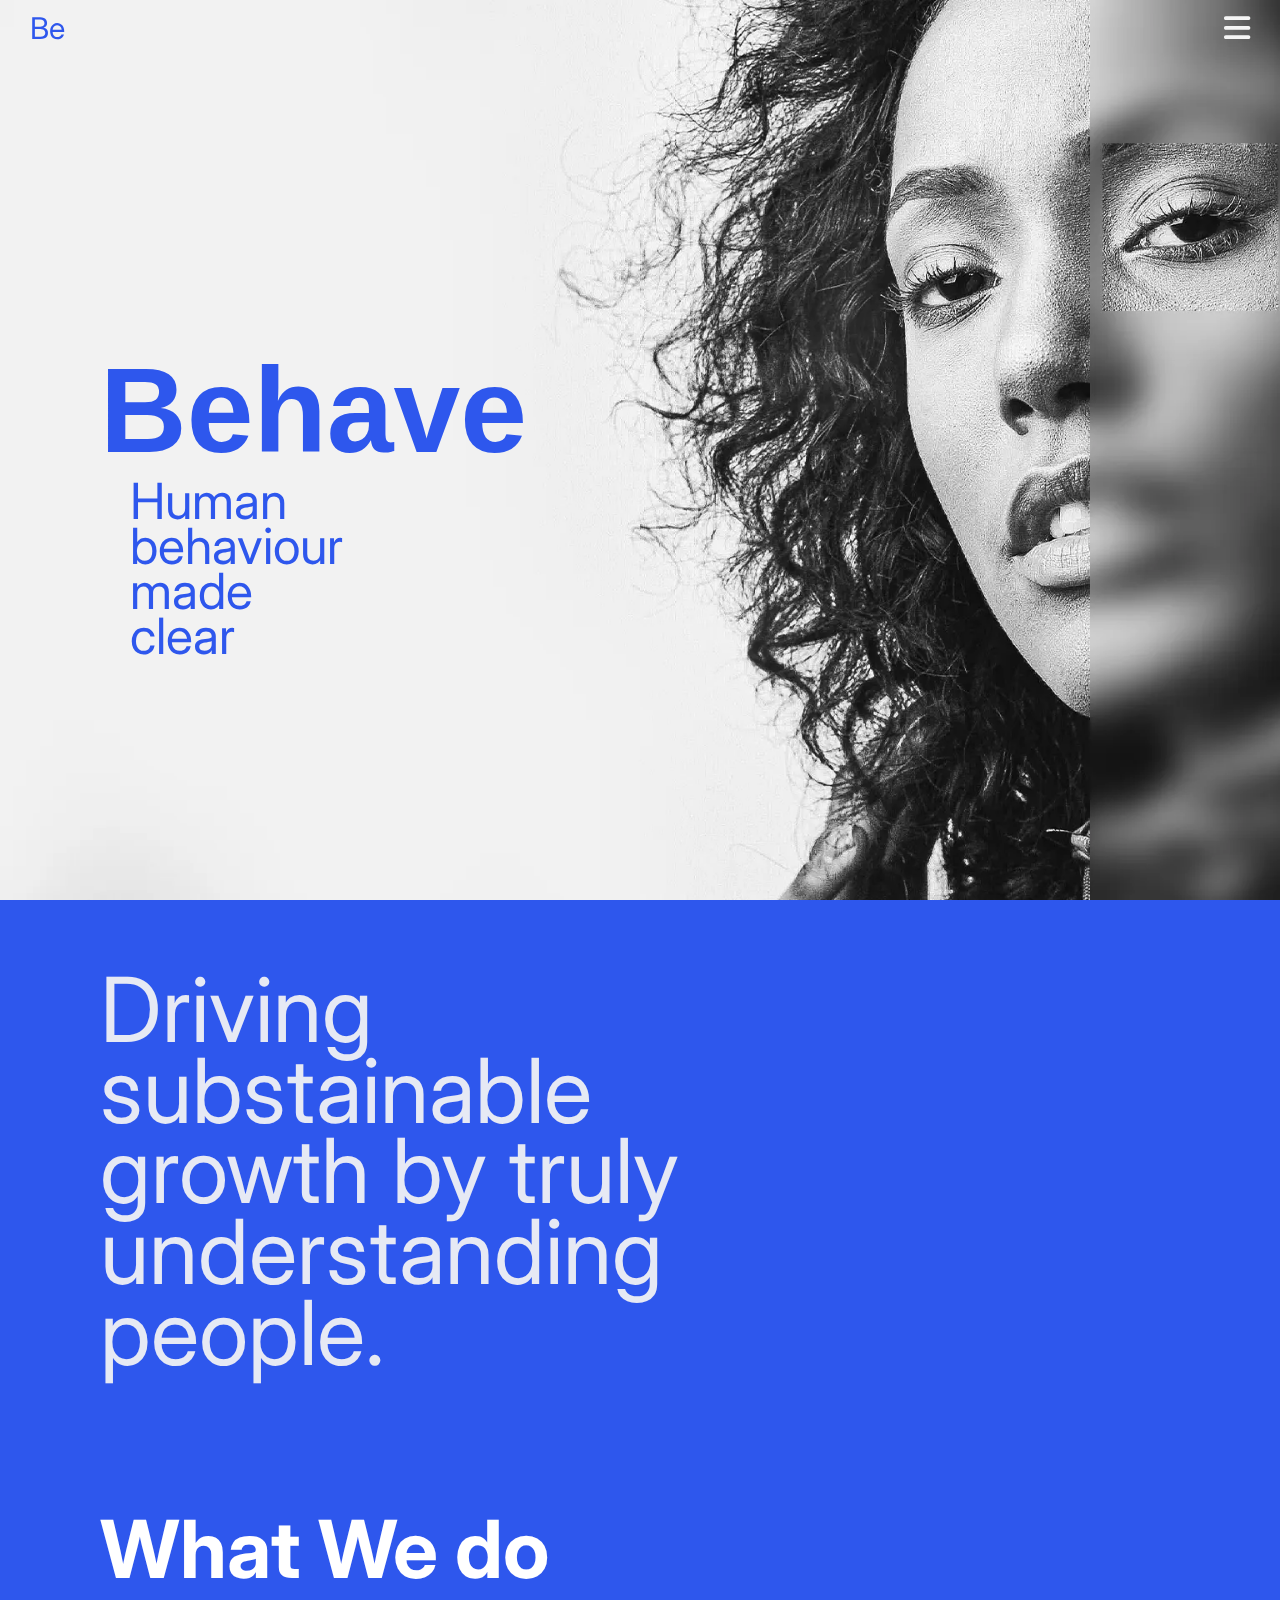
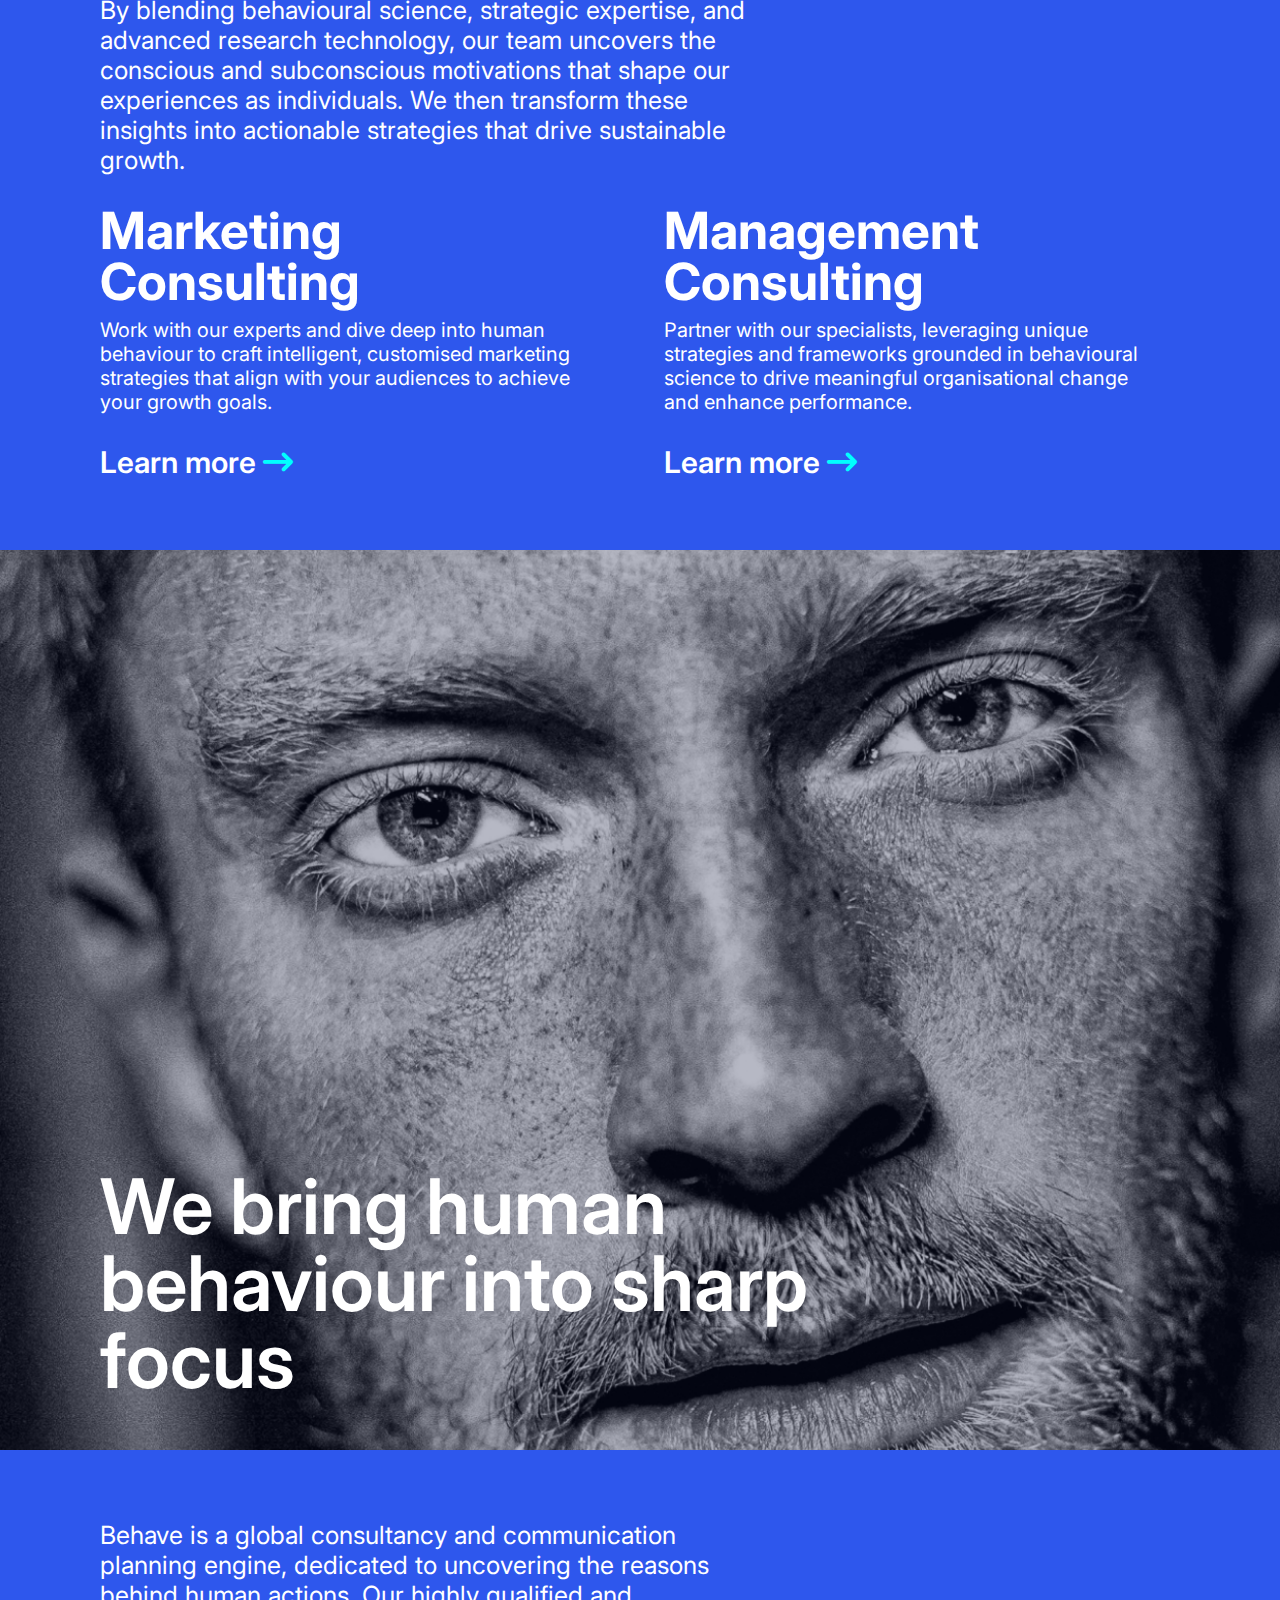
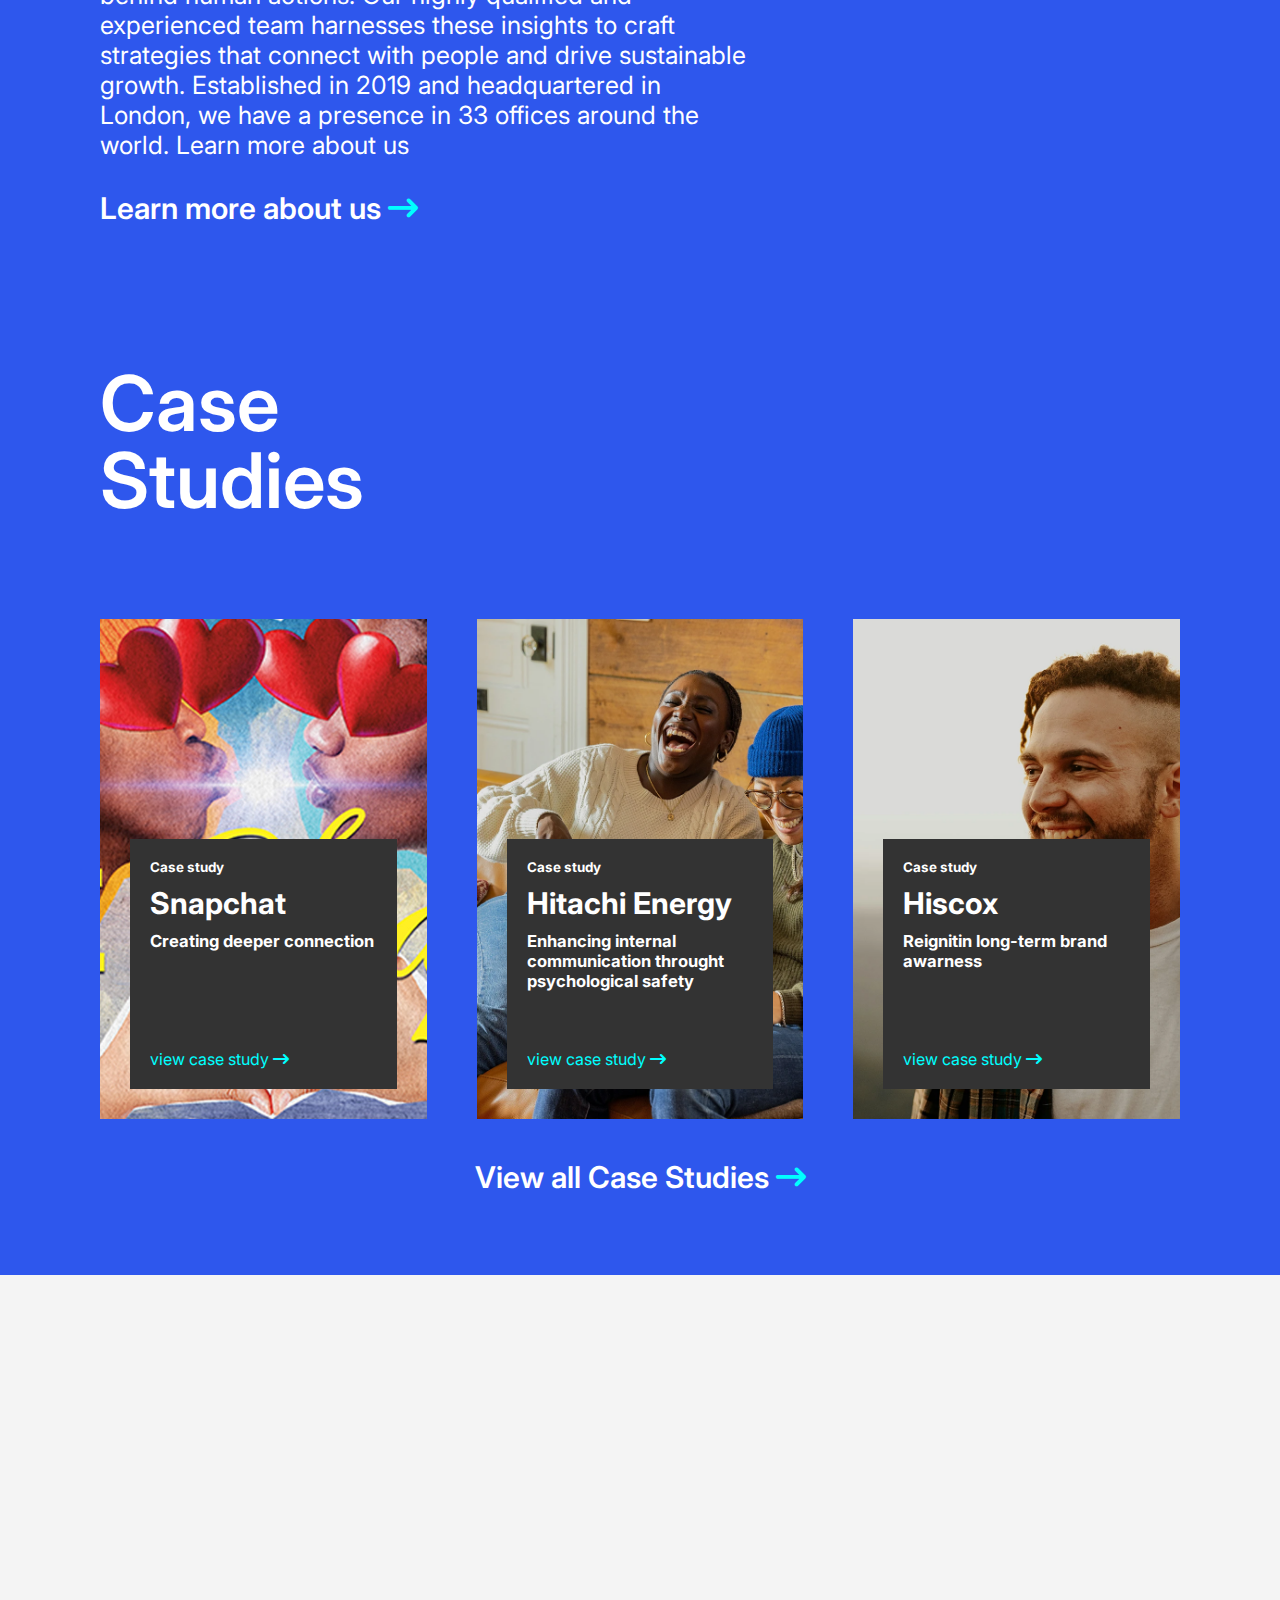
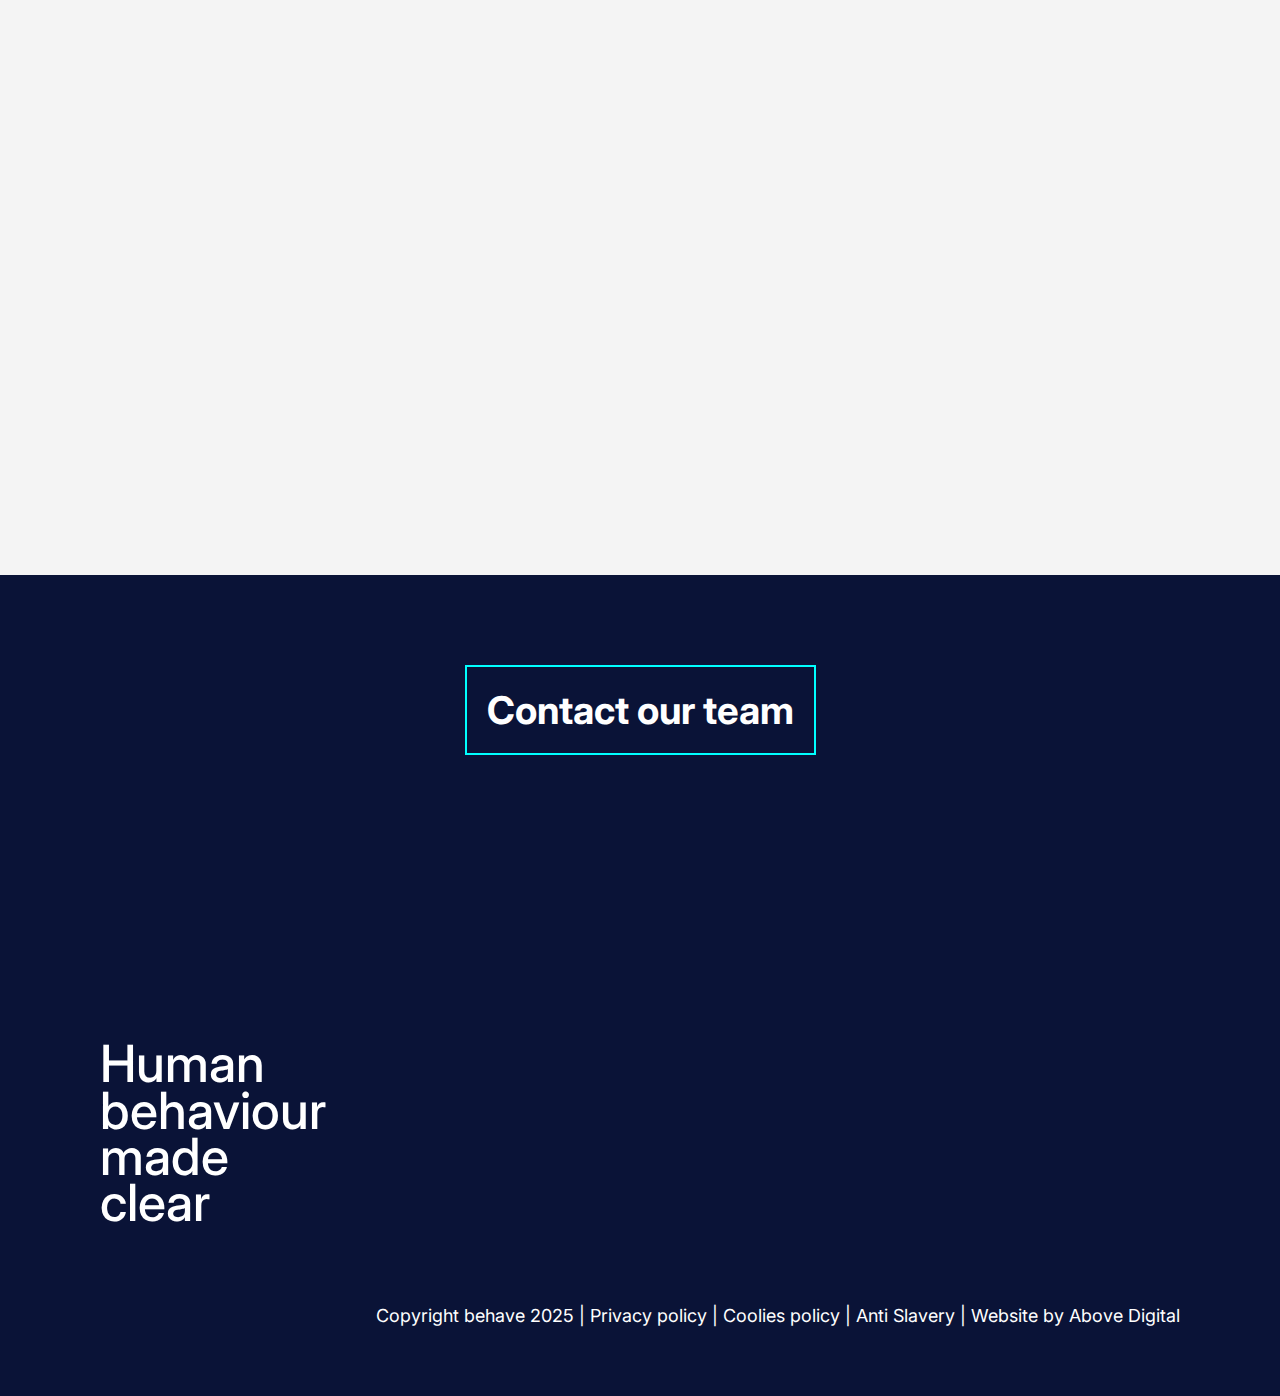
<file: index.html>
<!DOCTYPE html>
<html lang="en">

<head>
    <meta charset="UTF-8">
    <meta name="viewport" content="width=device-width, initial-scale=1.0">
    <title>Behave Clone</title>
    <!--font-awesome cdn  -->
    <link rel="stylesheet" href="https://cdnjs.cloudflare.com/ajax/libs/font-awesome/6.7.2/css/all.min.css" />
    <!-- style sheet -->
    <link rel="stylesheet" href="index.css">

</head>

<body>

    <!-- header  -->

    <header class="site-header">

        <!-- navigation -->
        <nav class="navigation">
            <!-- logo -->
            <div class="logo">
                <h2 class="small">
                    Be
                </h2>
            </div>

            <!-- hidden check box -->
             <input type="checkbox" id="menu-toggle">
             <label for="menu-toggle" class="menu-icon">
                <i class="fa-solid fa-bars"></i>
             </label>

            <!-- menu -->
            <ul class="nav-links">
                <li><a href="#">Home</a></li>
                <li><a href="#">About</a></li>
                <li><a href="#">Services</a></li>
                <li><a href="#">Contact</a></li>
            </ul>
            <!-- menu end -->
        </nav>
        <!-- navigation -->
    </header>
    <!-- header end -->

    <!-- main section -->
    <section>
        <div class="banner-section">
            <div class="main-container">
                <div class="container">
                    <h1 class="banner-logo-container-heading"> Behave </h1>

                    <div class="heading-wrapper">
                        <h1>
                            <span> Human</span>
                            <span> behaviour</span>
                            <span> made</span>
                            <span> clear</span>
                        </h1>
                    </div>
                </div>
            </div>
        </div>
    </section>
    <!-- section 2 -->

    <section class="section">

        <div class="introduction-inner-conatiner">
            <div class="container--inner">
                <h2 class="container--inner-span">
                    <span>Driving </span>
                    <span>substainable </span>
                    <span>growth by truly </span>
                    <span>understanding </span>
                    <span>people. </span>
                </h2>
            </div>
        </div>

    </section>

    <!-- section 3 services overview -->

    <section class="section">

        <div class="introduction-inner-conatiner">
           
            <div class="container--inner">
                <h2> What We do </h2>
            </div>
            <div class="textarea">
                <p>
                    By blending behavioural science, strategic expertise,
                    and advanced research technology, our team uncovers the conscious and subconscious motivations that
                    shape our experiences as individuals. We then transform these insights into actionable strategies
                    that drive sustainable growth.
                </p>
            </div>
            <div class="service-panels">
        
                <!-- services left side -->
                <div class="services-panel">
                    <h3>Marketing Consulting </h3>
                    <div class="services-panel-textarea">
                        <p>
                            Work with our experts and dive deep into human behaviour to craft intelligent,
                            customised marketing strategies that align with your audiences to achieve your growth goals.
                        </p>
                    </div>
                    <div class="service-panels-button">
                        <a href="#">
                            Learn more<span>
                                <i class="fa-solid fa-arrow-right-long" style="color:#0ff"></i>
                            </span>
                        </a>
                    </div>
                </div>
                <!-- services right side -->

                <div class="services-panel">
                    <h3>Management Consulting</h3>
                    <div class="services-panel-textarea">
                        <p>
                            Partner with our specialists, leveraging unique strategies and frameworks
                            grounded in behavioural science to drive meaningful organisational change and enhance
                            performance.
                        </p>
                    </div>
                    <div class="service-panels-button">
                        <a href="#">
                            <span>Learn more</span>
                            <span>
                                <i class="fa-solid fa-arrow-right-long"></i>
                            </span>
                        </a>

                    </div>
                </div>

            </div>
        </div>

    </section>

    <!-- section 4 -->

    <section>
        <div class="second-banner-section">
            <div class="second-main-container">
                <div class="container">
                    <h3 class="second-content">
                        We bring human behaviour into sharp focus
                    </h3>
                </div>
            </div>
        </div>
    </section>

    <!-- section 5 -->

    <section class="section introduction">

        <div class="introduction-inner-conatiner">
            <div class="line-track white line-one">
                <div class="line anim-line-fill"></div>
            </div>

            <div class="line-track white line-one">
            </div>

            <div class="into-focus">
                <div class="textarea">
                    <p class="fade-out">
                        Behave is a global consultancy and communication planning engine, dedicated to uncovering the
                        reasons behind human actions. Our highly qualified and experienced team harnesses these insights
                        to craft strategies that connect with people and drive sustainable growth.
                        Established in 2019 and headquartered in London, we have a presence in 33 offices around the
                        world.
                        Learn more about us
                    </p>
                </div>
                <div class="service-panels-button">
                    <a href="#">
                        Learn more about us
                        <span>
                            <i class="fa-solid fa-arrow-right-long"></i>
                        </span>
                    </a>
                </div>
            </div>
        </div>

    </section>

    <!-- section 6 case studies -->

    <section class="section introduction">

        <div class="introduction-inner-conatiner">
            <div class="case-study-title">
                <h3 class="second-content">
                    Case Studies
                </h3>
            </div>

            <!-- 3 cards design -->

            <div class="cards-container">
                <!-- card 1 -->
                <div class="card-1">
                    <div class="inside-card">
                        <div class="inside-card-details">
                            <h6>Case study</h6>
                            <h2>Snapchat</h2>
                            <h5>Creating deeper connection</h5>
                        </div>
                        <div class="case-study-link">
                            <a href="#">
                                view case study
                                <i class="fa-solid fa-arrow-right-long"></i>
                            </a>
                        </div>
                    </div>
                </div>

                <!-- card 2 -->
                <div class="card-2">
                    <div class="inside-card">
                        <div class="inside-card-details">
                            <h6>Case study</h6>
                            <h2>Hitachi Energy</h2>
                            <h5>Enhancing internal communication throught psychological safety</h5>
                        </div>
                        <div class="case-study-link">
                            <a href="#">
                                view case study
                                <i class="fa-solid fa-arrow-right-long"></i>
                            </a>
                        </div>
                    </div>
                </div>

                <!-- card 3 -->
                <div class="card-3">
                    <div class="inside-card">
                        <div class="inside-card-details">
                            <h6>Case study</h6>
                            <h2>Hiscox</h2>
                            <h5>Reignitin long-term brand awarness</h5>
                        </div>

                        <div class="case-study-link">
                            <a href="#">
                                view case study
                                <i class="fa-solid fa-arrow-right-long"></i>
                            </a>
                        </div>
                    </div>
                </div>
            </div>
            <div class="view-all-case-studies">
                <div class="service-panels-button">
                    <a href="#">
                        View all Case Studies
                        <span>
                            <i class="fa-solid fa-arrow-right-long"></i>
                        </span>
                    </a>
                </div>
            </div>
        </div>
    </section>

    <!-- section 7 background image change -->
    <section class="slider-banner">
        <div class="slider">
        </div>
    </section>

    <!-- section 8 end -->

    <section class="contact">
        <div class="introduction-inner-conatiner">
            <div class="contact-heading">
                <h3>Contact our team</h3>
            </div>
        </div>
    </section>
   

    <!-- information  -->

    <section class="footer contact">
        <div class="contact introduction-inner-conatiner">
            <div class="footer-logo">
                <h3>Behave</h3>
            </div>

            <div class="footer-grid">
                <div class="footer-logo-text">
                    <h1>
                        <span> Human</span>
                        <span> behaviour</span>
                        <span> made</span>
                        <span> clear</span>
                    </h1>
                </div>

                <div class="footer-list">
                    <ul>
                        <li>Marketing Consulting</li>
                        <li>Managemeny Consulting</li>
                        <li>WORK</li>
                        <li>About</li>
                        <li>Insights</li>
                    </ul>
                </div>

                <div class="footer-list">
                    <ul>
                        <li> ESG</li>
                        <li> Team</li>
                        <li>Careers</li>
                        <li>Resources</li>
                    </ul>
                </div>

                <div class="footer-list">
                    <ul>
                        <li> Contact</li>
                        <li> Instagram</li>
                        <li>LinkedIn</li>
                        <li>Spotify</li>
                    </ul>
                </div>
            </div>

             <div class="footrt-copyright-scection">
                
                <div class="copyright">
                    <p>Copyright behave 2025 |</p>
                </div>
                <div class="privacy">
                    <p>Privacy policy |</p>
                </div>
                <div class="cooclies">
                    <p>Coolies policy |</p>
                </div>
                <div class="anit-slava+ery">
                    <p>Anti Slavery |</p>
                </div><div class="copyright">
                    <p>Website by Above Digital</p>
                </div>
            </div> 
        </div>
    </section>
    <!-- main section end-->

</body>

</html>
</file>
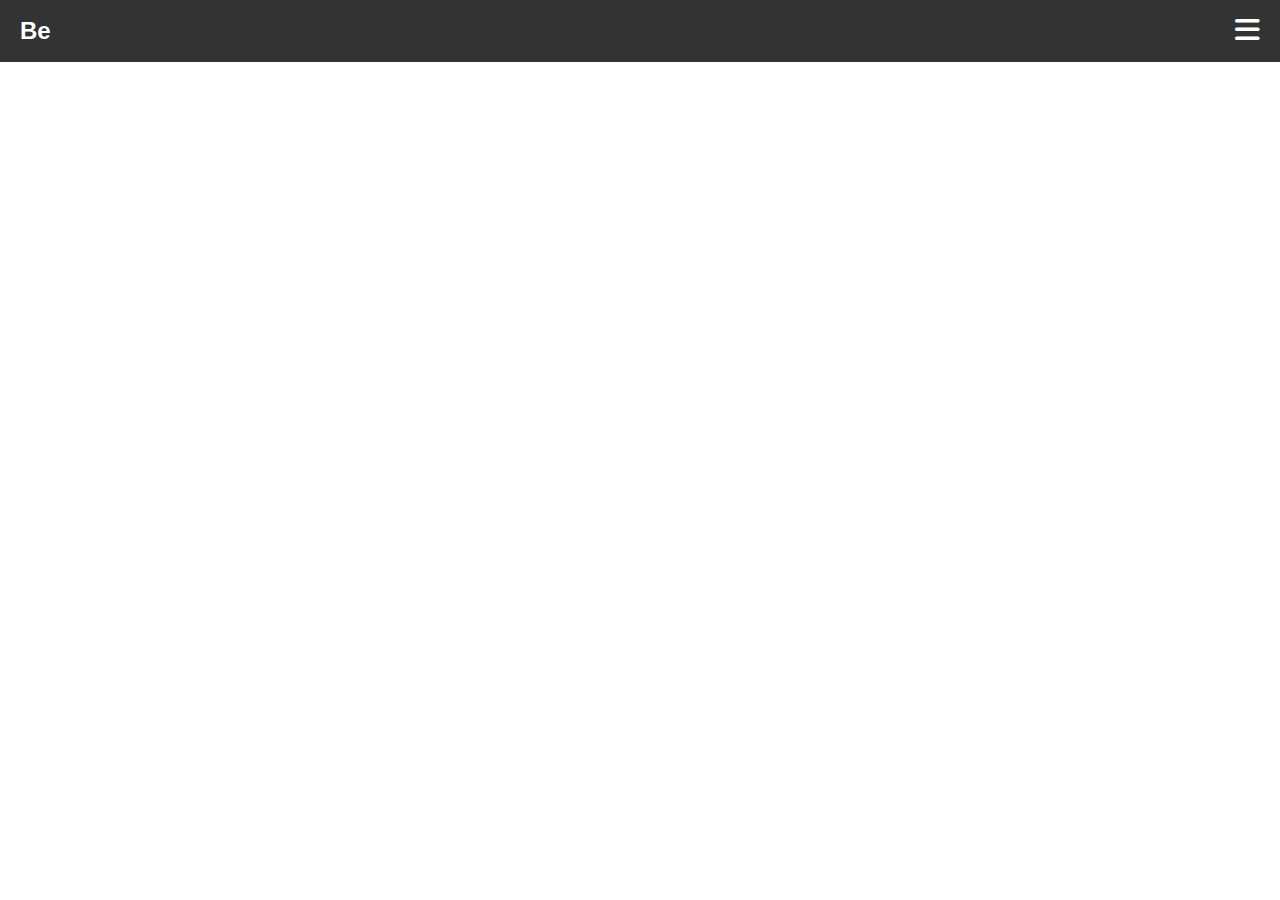
<file: demo.html>
<!DOCTYPE html>
<html lang="en">

<head>
    <meta charset="UTF-8">
    <meta name="viewport" content="width=device-width, initial-scale=1.0">
    <title>demo</title>
     <!--font-awesome cdn  -->
     <link rel="stylesheet" href="https://cdnjs.cloudflare.com/ajax/libs/font-awesome/6.7.2/css/all.min.css" />
  
</head>
<style>
     * {
            margin: 0;
            padding: 0;
            box-sizing: border-box;
            font-family: Arial, sans-serif;
        }

        /* Navigation */
        .navigation {
            display: flex;
            justify-content: space-between;
            align-items: center;
            padding: 15px 20px;
            background-color: #333;
            color: white;
            position: relative;
        }

        .logo h2 {
            font-size: 24px;
            color: white;
        }

        /* Hide default checkbox */
        #menu-toggle {
            display: none;
        }

        /* Hamburger Menu Icon */
        .menu-icon {
            font-size: 28px;
            cursor: pointer;
        }

        /* Navigation Menu (Initially Hidden) */
        .nav-links {
            
            position: absolute;
            top: 60px;
            right: 0;
            width: 30%;
            background: #444;
            text-align: center;

            /* Transition Animation */
            opacity: 0;
            height: 0;
            overflow: hidden;
            transition: opacity 1.3s ease, height 1.3s ease;
        }

        .nav-links li {
            padding: 15px;
            border-bottom: 1px solid #555;
            list-style: none;
        }

        .nav-links a {
            text-decoration: none;
            color: white;
            font-size: 18px;
            display: block;
        }

        /* Show menu with transition when checkbox is checked */
        #menu-toggle:checked ~ .nav-links {
            opacity: 1;
            height: 90vh; /* Adjust as needed */
        }

    .main{
        background-color: blue;
    }

/* hover animation */
.hover-text {
  color: blue; /* Initial color */
  font-size: xx-large;
  position: relative; /* Needed for absolute positioning of the pseudo-element */
  display: inline-block; /* Allows for horizontal positioning */
}

.hover-text:hover {
  color: red; /* New color on hover */
}

.hover-text::before {
  content: "";
  position: absolute;
  top: 0;
  left: 0;
  width: 100%;
  height: 100%;
  background-color: rgba(255, 255, 255, 0.5); /* Semi-transparent background */
  transform: translateX(-100%); /* Start offscreen */
  transition: transform 0.3s ease-in-out; /* Smooth animation */
}

.hover-text:hover::before {
  transform: translateX(0); /* Move to the current position on hover */
}


    @media screen and (max-width:768px){
        .main{
        background-color: red;
    } 
    .service-panels{
        display: grid;
        grid-template: 1fr / 2fr;
    }

    }
</style>
<body>

    
    <!-- Navigation -->
    <nav class="navigation">
        <!-- Logo -->
        <div class="logo">
            <h2>Be</h2>
        </div>

        <!-- Hidden Checkbox -->
        <input type="checkbox" id="menu-toggle">
        
        <!-- Hamburger Menu Icon -->
        <label for="menu-toggle" class="menu-icon">
            <i class="fa-solid fa-bars"></i>
        </label>

        <!-- Navigation Menu (Initially Hidden) -->
        <ul class="nav-links">
            <li><a href="#">Home</a></li>
            <li><a href="#">About</a></li>
            <li><a href="#">Services</a></li>
            <li><a href="#">Contact</a></li>
        </ul>
    </nav>

    <!-- <div class="main">
        <div class="service-panels">
            <div class="line-track white line-one">
            </div>
            services left side
            <div class="services-panel">
                <h3>Marketing Consulting </h3>
                <div class="services-panel-textarea">
                    <p>
                        Work with our experts and dive deep into human behaviour to craft intelligent,
                        customised marketing strategies that align with your audiences to achieve your growth goals.
                    </p>
                </div>
                <div class="service-panels-button">
                    <a href="#">
                        Learn more<span>
                            <i class="fa-solid fa-arrow-right-long" style="color:#0ff"></i>
                        </span>
                    </a>
                </div>
            </div>
            services right side

            <div class="services-panel">
                <h3>Management Consulting</h3>
                <div class="services-panel-textarea">
                    <p>
                        Partner with our specialists, leveraging unique strategies and frameworks
                        grounded in behavioural science to drive meaningful organisational change and enhance
                        performance.
                    </p>
                </div>
                <div class="service-panels-button">
                    <a href="#">
                        <span>Learn more</span>
                        <span>
                            <i class="fa-solid fa-arrow-right-long" style="color:#0ff"></i>
                        </span>
                    </a>

                </div>
            </div>

        </div>
    </div> -->

    <!-- <p class="hover-text">Click me</p> -->
</body>

</html>
</file>
<file: index.css>
@import url('https://fonts.googleapis.com/css2?family=Inter:wght@300;700&display=swap');

* {
    margin: 0;
    padding: 0;
    box-sizing: border-box;
    font-family: 'Inter', sans-serif;
}
html{
    scroll-behavior: smooth;
}
body {
    background-color: #f4f4f4;
}

h1 {
    font-family: StraplineFont, "Tomato Grotesk", sans-serif;
}

.site-header {
    position: fixed;
    top: 0;
    left: 0;
    width: 100%;
    z-index: 4;
    background-color: rgba(33, 64, 187, 0);
}

.navigation {
    display: flex;
    justify-content: space-between;
    align-items: center;
    padding: 10px 30px;
    background-color: rgba(10, 19, 55, 0);
    position: relative;
}

.logo .small {
    font-size:clamp(20px, 3vw, 30px);
    font-weight: 400;
    color: #2e57ed;   
}

#menu-toggle{
    display:none;
}
.menu-icon {
    font-size:clamp(20px, 3vw, 30px);
    color: #f4f4f4;
    cursor: pointer;
}

/* menu hide default */
.nav-links {
    position: absolute;
    top: 0;
    right: 0;
    /* width: 30%; */
    padding-top: 70px;
    background-color: #333;
    text-align: center;
    z-index: -1;   
    height: 100vh;
    opacity: 0;
    width: 0;
    overflow: hidden;
    transition: opacity 0.7s ease, width 0.7s ease;
}

.nav-links li {
    padding: 15px;
    border-bottom: 1px solid #555;
    list-style: none;
}

.nav-links a {
    text-decoration: none;
    color: white;
    font-size: 18px;
    display: block;
}

/* menu show click icon */
#menu-toggle:checked ~ .nav-links{
  opacity: 1;
  width: 30%;  
}
/* section 1 start */

.banner-section {
    background-image: url(./asset/background-images/2/Homepage-4.webp);
    background-position: center;
    background-repeat: no-repeat;
    background-size: cover;
}

.main-container {
    margin: 0 100px;
    padding-top: 100px;
    height: 100vh;
    display: flex;
    flex-wrap: wrap;
    align-items: center;
}

/* behave header */

.banner-logo-container-heading {
    font-size:clamp(30px, 10vw, 120px);
    color: #2e57ed;
    animation-name: textdisappear;
    animation-timeline: view();
    animation-range: exit 0% cover 100%;
    animation-duration: 1s;
}


.behave-point {
    width: 100%;
}

.heading-wrapper {
    margin-left: 30px;
}

.heading-wrapper h1 span {
    font-size:clamp(30px, 4vw, 50px);
    display: block;
    font-weight: 400;
    line-height: 0.9em;
    color: #2e57ed;
}

/* text disappear animation */
.banner-logo-container-heading, .heading-wrapper h1 span  {
    animation-name: textdisappear;
    animation-timeline: view();
    animation-range: 0% cover 100%, exit 0% cover 100%;
    animation-duration: 1s;
}

@keyframes textdisappear {

    0%{
     opacity: 0;
    }
     68%{
     opacity: 1;
   }
   100%{
    opacity: 0;
   }
 
 }

/* section 1 end */

/* section 2 start */
.section {
    background-color: #2e57ed;
}

.introduction-inner-conatiner {
    margin: 0 100px;
    padding: 70px 0px;

}

.container--inner .container--inner-span {
    display: flex;
    flex-direction: column;
    align-items: flex-start;
    font-size:clamp(30px, 7vw, 120px);
    line-height: 0.9em;
    color: #e6e9f4;
    margin: 0;
    font-weight: 400;
    animation: colorChange linear;
    animation-timeline: view();
}

@keyframes colorChange {
    from {
        color: #e6e9f4;
    }
    to {
      color: #0ff;
    }
}


.container--inner h2 {
    font-size:clamp(30px, 7vw, 80px);
    line-height: 0.9em;
    color: #fff;
    margin-bottom: 10px;
    font-weight: 700;
}

.textarea {
    width: 60%; 
    color: #fff;
    font-size:clamp(16px, 4vw, 25px);
}

/* line traker  */
.line-track {
    width: 2px;
    position: absolute;
    top: 0;
    left: 0;
    bottom: 0
}

/* section 2 end */

/* section 3 start */

.service-panels {
    display: grid;
    gap:clamp(30px, 3.75vw, 60px);
    grid-template-columns:1fr 1fr;
}

.services-panel {
    padding: 30px 30px 0 0 ;
}

.services-panel h3 {
    font-size:clamp(20px, 4vw, 58px);
    line-height:1;
    color: #fff;
    margin-bottom: .2em;
}

.service-panels .services-panel .services-panel-textarea p {
    color: #fff;
    font-size:clamp(16px, 3vw, 20px);
}

.service-panels-button {
    padding-top:30px;
}

.service-panels-button a {
    text-decoration: none;
    color: #fff;
    font-size:clamp(16px, 3vw, 30px);
    font-weight:600;
    transition: color ease-in-out  0.5s;
}

.service-panels-button a:hover{
    color: #0ff;
}

.service-panels-button a span i{
    color: #0ff;
}


/* section 3 end */


/* section 4 start  */

/* banner 2 */

.second-main-container {
    margin: 0 100px;
    height: 100vh;
    display: flex;
    flex-wrap: wrap;
    align-items: flex-end;
}


.second-banner-section {
    background-image: url(./asset/background-images/1/Behave-Home-Blur.jpg);
    background-position: center;
    background-repeat: no-repeat;
    background-size: cover;
    animation-name: appear;
    animation-timeline: view();
    animation-range: entry 0% cover 75%;
}

@keyframes appear {

    0% {
        opacity: 0;
    }

    25% {
        opacity: 0.25;
    }

    50% {
        opacity: 0.50;
    }

    100% {
        opacity: 1;
    }
}

 .second-content {
    font-size: clamp(30px, 6vw,120px);
    font-weight: 600;
    line-height: 1;
    color: #fff;
    max-width: 800px;
    padding-bottom: 50px;
    animation-name: textappear;
    animation-timeline: view();
    animation-range: entry 0% cover 100%;
}

@keyframes textappear {

    from{
        opacity: 0;
    }
    to{
        opacity: 1;
    }
   
}

/* section 5 start  */

/* text fadeout animation */
.fade-out{
    animation-name: textfadeout;
    animation-timeline: view();
    animation-range: entry 0% cover 100%, exit 0% cover 100%;
}

@keyframes textfadeout{
    0%{
        opacity: 0;
    }
    60%{
        opacity: 1;
    }

    0%{
        opacity: 0;
    }
}

/* section 6 case study */

.case-study-title{
    font-size: clamp(30px, 6vw,120px);
    color: #fff;
    max-width:40%;
    line-height:1;
}

/* cards design */
.cards-container{
    margin-top: 50px;
    display: grid;
    grid-template-columns:repeat(auto-fit, minmax(236px, 1fr));
    gap: 50px;
}
.card-1,.card-2,.card-3{
    padding: 30px;
    background-position: center;
    background-repeat: no-repeat;
    background-size: cover;
    height: 500px;
    display: flex;
    justify-content: center;
    align-items: end;
    transition: transform 0.3s ease-in-out;

    }
    .card-1:hover,.card-2:hover,.card-3:hover{
        transform: scale(1.02,1.02);
    }

.card-1{
    /* margin-top: 50px; */
    background-image: url(./asset/background-images/2/Snapchat.jpg); 
}

.card-2{

    background-image: url(./asset/background-images/2/Inclusive-v2.webp);
}

.card-3{
    /* margin-top: -50px; */
    background-image: url(./asset/background-images/1/Clear.webp);
}

.inside-card{
    padding: 20px;
    background-color: #333;
    color:#fff;
    height: 250px;
    display: flex;
    flex-wrap: wrap;
    align-content: space-between;
}

.inside-card-details{
    font-size: 20px;
    height: 100px;
    display: inline-block;
    width: 100%;
}   
.inside-card-details h2,h5,h6{
    margin-bottom:10px ;
}

 
.case-study-link{
   display: flex;
   align-items: center;
}
.case-study-link a{
    width: 100%;
    color: #0ff;
    text-decoration: none;
}
/* view categeory */

.view-all-case-studies{
    margin: 10px;
    text-align: center;
    color: #fff;
}

/* slideshow */
.slider{
    width: 100%;
    height: 100vh;
    background-position: center;
    background-repeat: no-repeat;
    background-size: cover;
    animation-name :slideshow;
    animation-duration: 12s;
    animation-iteration-count: infinite;
    animation-timing-function: linear;
}

@keyframes slideshow{
    0%{
        background-image: url(asset/background-images/1/Sustainable.webp);
    }
    33%{
        background-image: url(asset/background-images/1/Clear.webp);
    }
    66%{
        background-image: url(asset/background-images/1/Curious.webp);
    }
    100%{
        background-image: url(asset/background-images/1/Behave-Home-Blur.jpg);
    }
}


/* contact section  */
.contact{
    background-color:#0a1337;
}
.contact-heading{
    display: flex;
    align-items: center;
    justify-content: center;
    padding: 20px;
}
.contact-heading h3{
    font-size:clamp(20px, 3vw, 40px);
    color: #fff;
    padding: 20px;
    border: 2px solid #0ff;
    text-align: center;
}

.footer-logo{
    font-size:clamp(20px, 5vw, 60px);
    color: #fff;
    padding: 20px 0 20px 0; 
    opacity: 0;
    animation: slide-in linear forwards;
    animation-timeline: view();
}

@keyframes slide-in {

    0% {
        transform: translateX(-80px);
        opacity: 0;
        
    }
   60% {
        transform: translateX(0);
        opacity: 1;
    }
 
 }

 
.footer-grid{
    display: grid;
    grid-template-columns:repeat(auto-fit, minmax(236px, 1fr));
}
.footer-logo-text{
    margin-bottom: 20px;
}
.footer-logo-text h1 span{
    font-size:clamp(30px, 4vw, 67px);
    display: block;
    font-weight: 500;
    line-height: 0.9em;
    color: #fff;
}
.footer-list{
    border-left: 2px solid #ffff;
    margin-bottom: 20px;
    opacity: 0;
    animation: slide-in-down linear;
    animation-timeline: view(); 
}   
.footer-list ul{
    color: #fff; 
    font-size:clamp(20px, 5vw, 25px);
    list-style: none;
    padding-left: 20px;
    padding-bottom: 20px;
    line-height: 1.5;
    
}

/* footer animation */


 @keyframes slide-in-down {
    from {
        transform: translateY(-20px);
        opacity: 0.8;
    }
    to {
        transform: translateY(0);
        opacity: 1;
    }
}

.footrt-copyright-scection{
    display: flex;
    justify-content: end;
    color: #fff;
    font-size: 18px;
    gap: 5px;
}


@media screen and (max-width:768px){
    .main-container,.introduction-inner-conatiner{
        margin: 0 50px;
        padding: 50px 0;
    }
    .service-panels{
        display: grid;
        grid-template: 2fr / 1fr;
    }
    .textarea {
        width: 100%;
    }

    .footer-grid{
        display: grid;
        grid-template-columns:1fr;
    }
    .footer-logo-text h1 span{
        padding-left: 20px;
        border-left: 2px solid #ffff;
    }
    .footer-list ul{
        padding-top: 20px;
        padding-bottom: 20px;
        border-left: 2px solid #ffff;
    }

    .footrt-copyright-scection{
       flex-wrap: wrap;
        justify-content: center;
    }

}

@media screen and (max-width:320px){

    .card-1,.card-2,.card-3{
        background-image: none;
        height: fit-content;
        align-items:flex-start;
        gap: 20px;
    }
}
</file>
